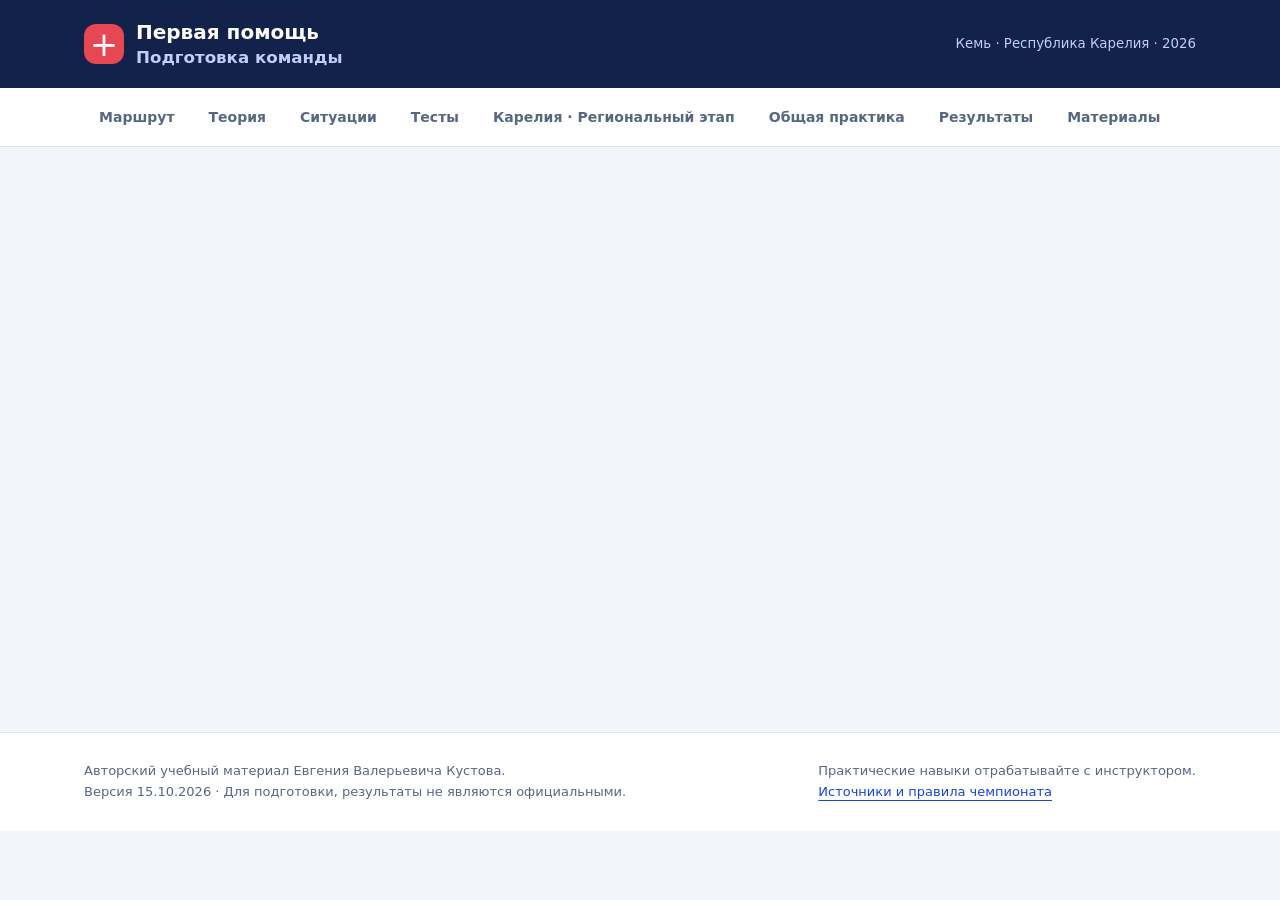
<file: examples.html>
<!doctype html><html lang="ru"><head><meta charset="utf-8"><meta name="viewport" content="width=device-width,initial-scale=1"><title>Ситуации · Первая помощь</title><meta http-equiv="refresh" content="0;url=./index.html#cases"></head><body><p><a href="./index.html#cases">Открыть раздел «Ситуации»</a></p></body></html>
</file>
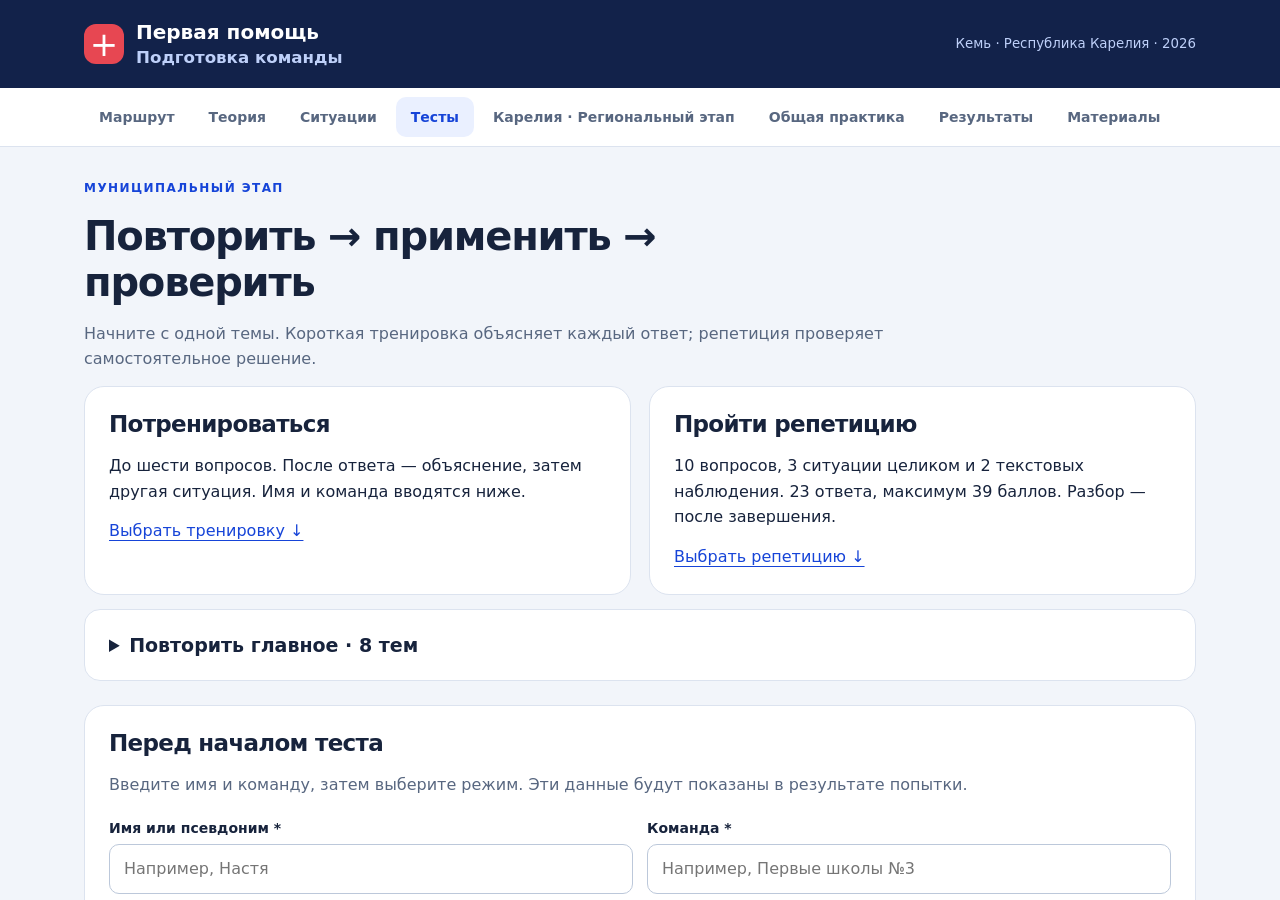
<file: test.html>
<!doctype html><html lang="ru"><head><meta charset="utf-8"><meta name="viewport" content="width=device-width,initial-scale=1"><title>Тесты · Первая помощь</title><meta http-equiv="refresh" content="0;url=./index.html#quiz"></head><body><p><a href="./index.html#quiz">Открыть раздел «Тесты»</a></p></body></html>
</file>
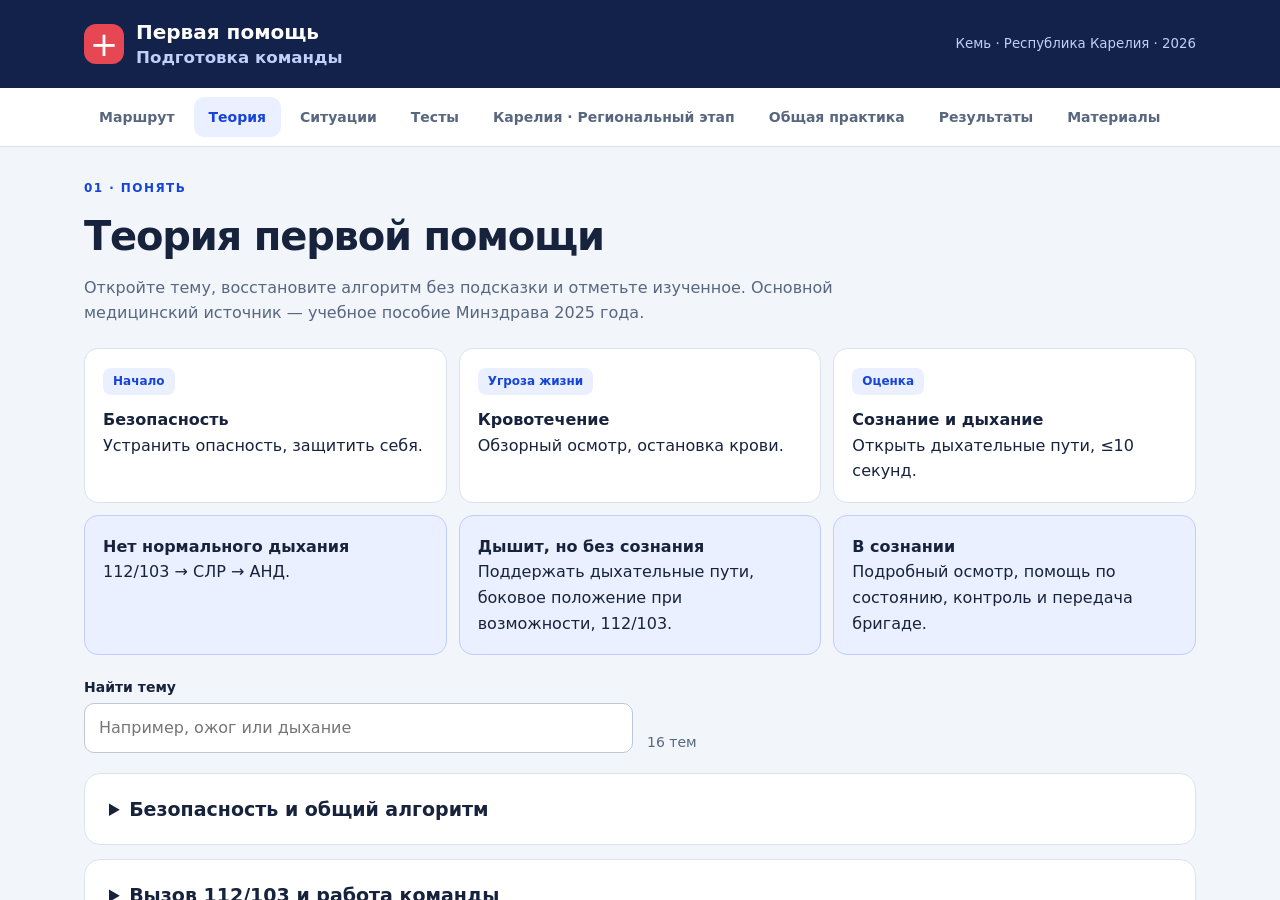
<file: theory.html>
<!doctype html><html lang="ru"><head><meta charset="utf-8"><meta name="viewport" content="width=device-width,initial-scale=1"><title>Теория · Первая помощь</title><meta http-equiv="refresh" content="0;url=./index.html#theory"></head><body><p><a href="./index.html#theory">Открыть раздел «Теория»</a></p></body></html>
</file>
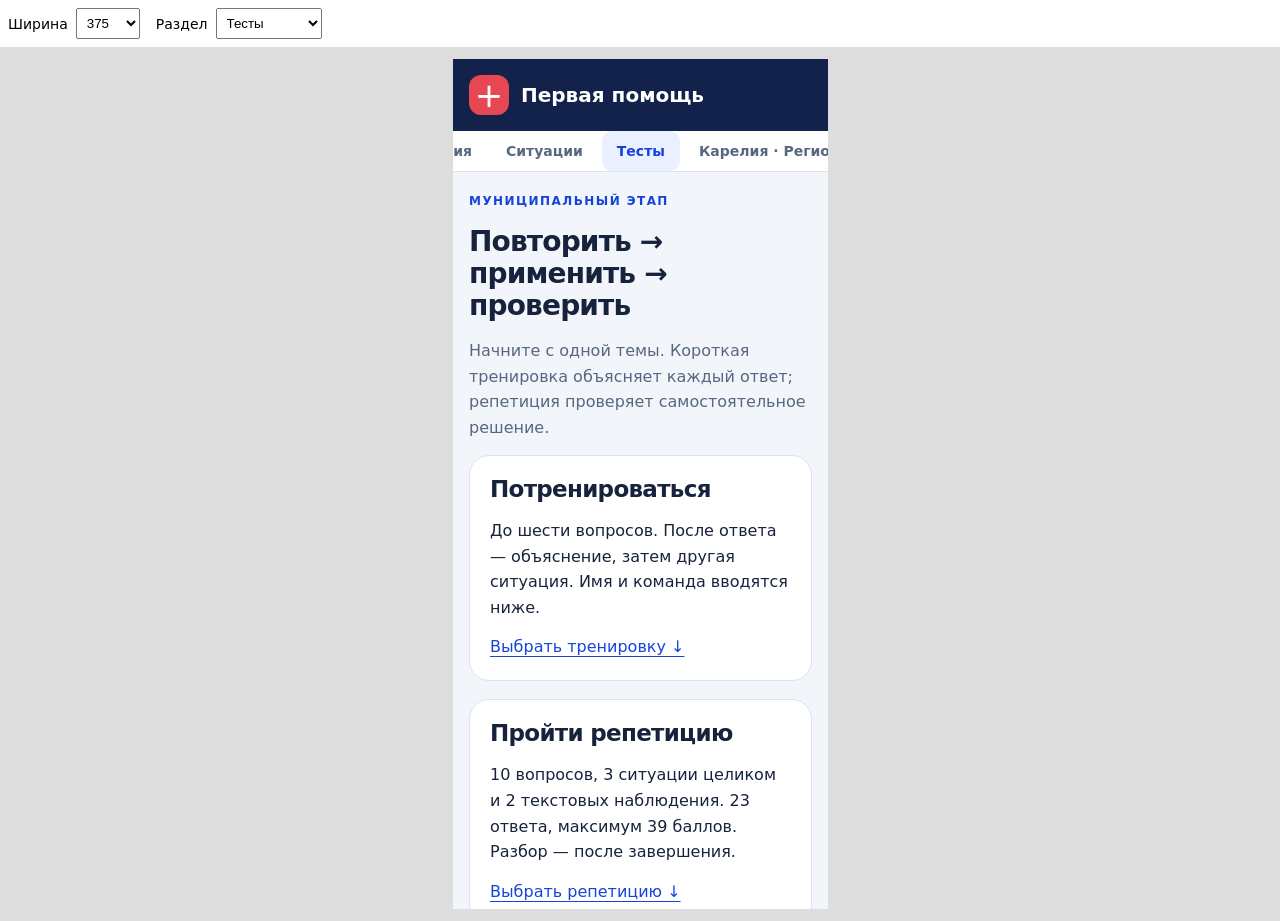
<file: tests/layout-preview.html>
<!doctype html><html lang="ru"><head><meta charset="utf-8"><meta name="viewport" content="width=device-width,initial-scale=1"><title>Проверка адаптивности</title><style>body{margin:0;font:14px system-ui;background:#ddd}header{padding:8px;display:flex;gap:16px;align-items:center;flex-wrap:wrap;background:white}label{display:flex;gap:8px;align-items:center}select{padding:6px}iframe{display:block;margin:12px auto;border:0;background:white;height:850px;max-width:none}#holder{overflow:auto}</style></head><body><header><label>Ширина<select id="width"><option value="320">320</option><option value="375" selected>375</option><option value="430">430</option><option value="768">768</option><option value="1024">1024</option><option value="1366">1366</option></select></label><label>Раздел<select id="route"><option value="home">Главная</option><option value="theory">Теория</option><option value="cases">Ситуации</option><option value="quiz" selected>Тесты</option><option value="karelia">Карелия</option><option value="regional">Практика</option><option value="results">Результаты</option><option value="sources">Материалы</option></select></label></header><div id="holder"><iframe id="preview" title="Сайт в выбранном размере" src="../index.html?preview=20261015-learning2#quiz" width="375"></iframe></div><script>const frame=document.getElementById('preview');document.getElementById('width').onchange=e=>frame.width=e.target.value;document.getElementById('route').onchange=e=>frame.src='../index.html?preview=20261015-learning2#'+e.target.value;</script></body></html>
</file>
